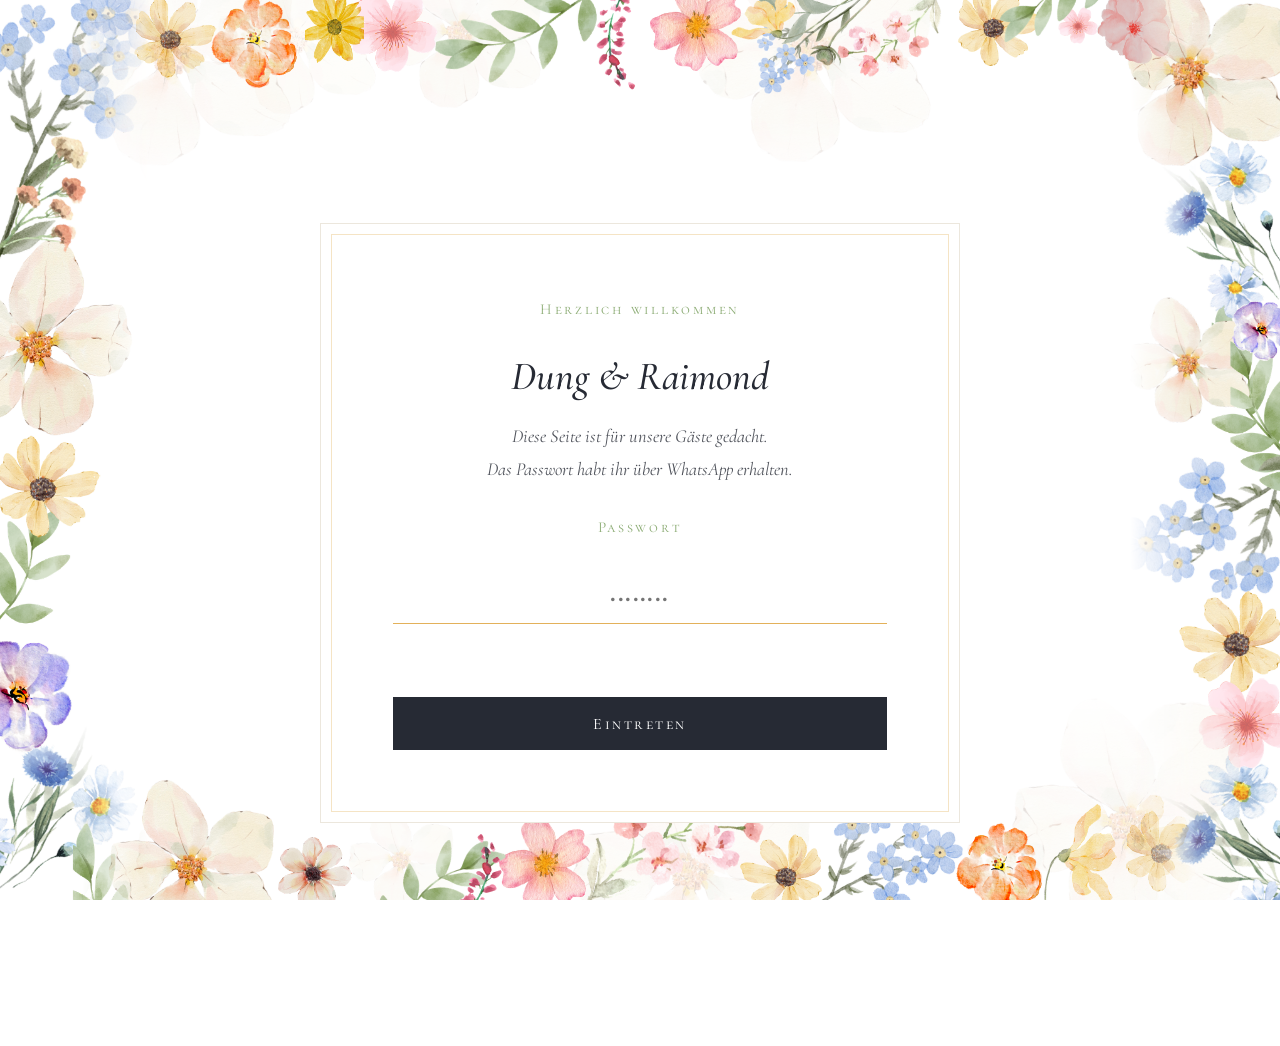
<file: index.html>
<!DOCTYPE html>
<html lang="de">
<head>
  <meta charset="UTF-8">
  <meta name="viewport" content="width=device-width, initial-scale=1.0">
  <title>Dung &amp; Raimond – Unsere Hochzeit</title>
  <meta name="robots" content="noindex, nofollow">
  <link rel="preconnect" href="https://fonts.googleapis.com">
  <link href="https://fonts.googleapis.com/css2?family=Cormorant+Garamond:ital,wght@0,400;0,500;0,600;1,400;1,500;1,600&display=swap" rel="stylesheet">
  <link rel="stylesheet" href="css/style.css">
</head>
<body>
  <img src="img/floral-top.png" alt="" class="floral-band top">
  <img src="img/floral-bottom.png" alt="" class="floral-band bottom">
  <div class="floral-band side left" aria-hidden="true"><img src="img/floral-left.png" alt=""></div>
  <div class="floral-band side right" aria-hidden="true"><img src="img/floral-right.png" alt=""></div>


  <div class="gate">
    <div class="gate-card">
      <span class="eyebrow">Herzlich willkommen</span>
      <h1>Dung &amp; Raimond</h1>
      <p style="opacity:.8;">Diese Seite ist für unsere Gäste gedacht.<br>Das Passwort habt ihr über WhatsApp erhalten.</p>

      <form id="gate-form" class="gate-form" autocomplete="off">
        <label for="gate-password" class="eyebrow" style="text-align:center;">Passwort</label>
        <input
          type="password"
          id="gate-password"
          name="password"
          required
          autofocus
          placeholder="••••••••">
        <p id="gate-error" class="gate-error" role="alert" aria-live="polite"></p>
        <button type="submit" class="btn">Eintreten</button>
      </form>
    </div>
  </div>

  <script src="js/auth.js"></script>
</body>
</html>
</file>
<file: css/style.css>
/* =========================================================
   DESIGN TOKENS
   ========================================================= */
:root {
  --ivory: #FFFFFF;      /* reinweißer Hintergrund */
  --plum: #262A34;       /* Haupttext, dunkles Anthrazit-Navy */
  --sage: #8FAE78;       /* gedämpftes Blumen-Grün */
  --rose: #E7A6AC;       /* zartes Blüten-Rosa */
  --gold: #E3B15A;       /* warmes Sonnenblumen-Gelb/Gold als Akzent */
  --line: #ECE7DD;       /* Haarlinien, sehr helles Beige */

  --font-display: "Cormorant Garamond", "Times New Roman", serif;
  --font-body: "Cormorant Garamond", "EB Garamond", Georgia, serif;

  --space-1: 0.5rem;
  --space-2: 1rem;
  --space-3: 1.75rem;
  --space-4: 3rem;
  --space-5: 5rem;

  --max-width: 1100px;

  --band-h: calc(100vw * 430 / 2555); /* tatsächliche Höhe des oben/unten-Streifens */
  --safe-v: calc(var(--band-h) + 1.25rem); /* + Sicherheitspuffer */
}

@media (prefers-reduced-motion: reduce) {
  *, *::before, *::after {
    animation-duration: 0.01ms !important;
    animation-iteration-count: 1 !important;
    transition-duration: 0.01ms !important;
    scroll-behavior: auto !important;
  }
}

* { box-sizing: border-box; }

html { scroll-behavior: smooth; }

body {
  margin: 0;
  background: var(--ivory);
  color: var(--plum);
  font-family: var(--font-body);
  font-style: italic;
  font-size: 1.2rem;
  line-height: 1.8;
  -webkit-font-smoothing: antialiased;
}

img { max-width: 100%; display: block; }

a {
  color: inherit;
  text-decoration: none;
}

:focus-visible {
  outline: 2px solid var(--gold);
  outline-offset: 3px;
}

h1, h2, h3 {
  font-family: var(--font-display);
  font-weight: 500;
  margin: 0 0 var(--space-2);
  color: var(--plum);
}

h1 { font-size: clamp(2.6rem, 6vw, 4.2rem); font-style: italic; }
h2 { font-size: clamp(1.8rem, 4vw, 2.6rem); }
h3 { font-size: clamp(1.3rem, 3vw, 1.6rem); }

p { margin: 0 0 var(--space-2); }

.eyebrow {
  font-family: var(--font-body);
  font-style: normal;
  font-variant: small-caps;
  letter-spacing: 0.18em;
  font-size: 0.95rem;
  color: var(--sage);
}

/* =========================================================
   ZIER-ELEMENTE: Monogramm & Fleuron-Trenner
   ========================================================= */
.monogram {
  width: 84px;
  height: 84px;
  margin: 0 auto var(--space-3);
  display: block;
}

.divider {
  display: flex;
  align-items: center;
  justify-content: center;
  gap: var(--space-2);
  margin: var(--space-3) auto;
  width: 100%;
  max-width: 260px;
}
.divider::before,
.divider::after {
  content: "";
  flex: 1;
  height: 1px;
  background: var(--gold);
  opacity: 0.55;
}
.divider .diamond {
  width: 7px;
  height: 7px;
  background: var(--gold);
  transform: rotate(45deg);
  flex-shrink: 0;
}

/* =========================================================
   LAYOUT / HEADER / NAV
   ========================================================= */
.page-shell {
  max-width: var(--max-width);
  margin: 0 auto;
  padding: 0 var(--space-3);
}

.site-header {
  display: flex;
  align-items: center;
  justify-content: space-between;
  padding: var(--space-3) 0 var(--space-2);
  max-width: var(--max-width);
  margin: 0 auto;
  padding-left: var(--space-3);
  padding-right: var(--space-3);
  flex-wrap: wrap;
  gap: var(--space-2);
}

.site-logo {
  font-family: var(--font-display);
  font-style: italic;
  font-size: 1.4rem;
  color: var(--plum);
  letter-spacing: 0.02em;
}

.site-nav {
  display: flex;
  gap: var(--space-3);
  flex-wrap: wrap;
  justify-content: flex-end;
}

.site-nav a {
  font-variant: small-caps;
  font-style: normal;
  letter-spacing: 0.14em;
  font-size: 0.95rem;
  padding-bottom: 3px;
  border-bottom: 1px solid transparent;
  transition: border-color 0.25s ease, color 0.25s ease;
}

.site-nav a:hover,
.site-nav a:focus-visible {
  border-color: var(--gold);
  color: var(--gold);
}

.site-nav a[aria-current="page"] {
  border-color: var(--gold);
  color: var(--gold);
}

main { min-height: 60vh; }

.site-footer {
  text-align: center;
  padding: var(--space-4) var(--space-2) var(--space-3);
  font-size: 0.9rem;
  color: var(--sage);
}

/* =========================================================
   LANDING PAGE (home.html)
   ========================================================= */
.hero {
  min-height: 72vh;
  display: flex;
  flex-direction: column;
  align-items: center;
  justify-content: center;
  text-align: center;
  padding: var(--space-4) var(--space-3);
  animation: fade-up 900ms ease both;
}

@keyframes fade-up {
  from { opacity: 0; transform: translateY(14px); }
  to { opacity: 1; transform: translateY(0); }
}

.hero .names {
  margin: var(--space-2) 0;
}

.hero .date {
  font-variant: small-caps;
  font-style: normal;
  letter-spacing: 0.2em;
  font-size: 1.05rem;
  color: var(--plum);
}

.hero .quote {
  max-width: 46ch;
  font-style: italic;
  color: var(--plum);
  opacity: 0.85;
  margin-top: var(--space-3);
}

.countdown {
  display: flex;
  gap: var(--space-4);
  margin-top: var(--space-4);
}

.countdown .unit {
  text-align: center;
}

.countdown .num {
  font-family: var(--font-display);
  font-size: 2.4rem;
  color: var(--gold);
  display: block;
  line-height: 1;
}

.countdown .label {
  font-variant: small-caps;
  font-style: normal;
  letter-spacing: 0.12em;
  font-size: 0.85rem;
  color: var(--sage);
}

/* =========================================================
   PASSWORT-SEITE (index.html)
   ========================================================= */
.gate {
  min-height: 100vh;
  display: flex;
  align-items: center;
  justify-content: center;
  padding: var(--space-3);
}

.gate-card {
  width: 100%;
  max-width: 420px;
  text-align: center;
  padding: var(--space-5) var(--space-4);
  border: 1px solid var(--line);
  position: relative;
  background: var(--ivory);
}

.gate-card::before {
  content: "";
  position: absolute;
  inset: 10px;
  border: 1px solid var(--gold);
  opacity: 0.35;
  pointer-events: none;
}

.gate-card h1 {
  font-size: 1.9rem;
  margin-bottom: var(--space-1);
}

.gate-card .eyebrow { display: block; margin-bottom: var(--space-2); }

.gate-form {
  margin-top: var(--space-3);
  display: flex;
  flex-direction: column;
  gap: var(--space-2);
}

.gate-form input[type="password"] {
  font-family: var(--font-body);
  font-size: 1.05rem;
  text-align: center;
  padding: 0.75rem 1rem;
  border: none;
  border-bottom: 1px solid var(--line);
  background: transparent;
  color: var(--plum);
  letter-spacing: 0.08em;
}

.gate-form input[type="password"]:focus {
  border-bottom-color: var(--gold);
  outline: none;
}

.btn {
  font-family: var(--font-body);
  font-variant: small-caps;
  font-style: normal;
  letter-spacing: 0.16em;
  font-size: 0.95rem;
  background: var(--plum);
  color: var(--ivory);
  border: 1px solid var(--plum);
  padding: 0.85rem 1.5rem;
  cursor: pointer;
  transition: background 0.25s ease, color 0.25s ease;
}

.btn:hover, .btn:focus-visible {
  background: var(--gold);
  border-color: var(--gold);
}

.btn.btn-outline {
  background: transparent;
  color: var(--plum);
}
.btn.btn-outline:hover { color: var(--ivory); }

.gate-error {
  min-height: 1.4em;
  color: #A24C4C;
  font-size: 0.9rem;
  font-variant: small-caps;
  font-style: normal;
  letter-spacing: 0.08em;
}

.gate-error.shake {
  animation: shake 420ms ease;
}
@keyframes shake {
  20%, 60% { transform: translateX(-6px); }
  40%, 80% { transform: translateX(6px); }
}

/* =========================================================
   ALLGEMEINE SEKTIONEN / KARTEN
   ========================================================= */
.section {
  padding: var(--space-5) var(--space-3);
  max-width: var(--max-width);
  margin: 0 auto;
}

.section-intro {
  text-align: center;
  max-width: 60ch;
  margin: 0 auto var(--space-4);
}

.card-grid {
  display: grid;
  grid-template-columns: repeat(auto-fit, minmax(280px, 1fr));
  gap: var(--space-4);
}

.card {
  border: 1px solid var(--line);
  padding: var(--space-3);
}

.card h3 { margin-bottom: var(--space-1); }

.card .meta {
  font-variant: small-caps;
  font-style: normal;
  letter-spacing: 0.1em;
  color: var(--sage);
  font-size: 1.15rem;
  margin-bottom: var(--space-2);
}

.card .map-link {
  display: inline-block;
  margin-top: var(--space-1);
  border-bottom: 1px solid var(--gold);
  font-variant: small-caps;
  font-style: normal;
  letter-spacing: 0.1em;
  font-size: 0.9rem;
}


/* =========================================================
   ABLAUF (zweispaltig: Titel links, Trennlinie, Zeiten rechts)
   ========================================================= */
.schedule {
  display: flex;
  align-items: center;
  gap: var(--space-5);
  max-width: 900px;
  margin: 0 auto;
  min-height: 50vh;
}

.schedule-title {
  flex: 0 0 auto;
}

.schedule-title h1 {
  margin: 0;
  white-space: nowrap;
}

.schedule-divider {
  align-self: stretch;
  width: 1px;
  background: var(--line);
  flex-shrink: 0;
}

.schedule-list {
  display: flex;
  flex-direction: column;
  gap: var(--space-3);
}

.schedule-row {
  display: flex;
  align-items: baseline;
  gap: var(--space-3);
}

.schedule-row .time {
  font-family: var(--font-display);
  font-size: 1.5rem;
  color: var(--plum);
  min-width: 4.5ch;
  text-align: right;
}

.schedule-row .event {
  font-size: 1.25rem;
}

@media (max-width: 700px) {
  .schedule {
    flex-direction: column;
    align-items: flex-start;
    gap: var(--space-3);
    min-height: 0;
  }
  .schedule-divider {
    width: 100%;
    height: 1px;
  }
}

/* =========================================================
   FAQ (Accordion)
   ========================================================= */
.faq-list {
  max-width: 700px;
  margin: 0 auto;
}

.faq-item {
  border-bottom: 1px solid var(--line);
}

.faq-item summary {
  cursor: pointer;
  list-style: none;
  padding: var(--space-2) 0;
  font-family: var(--font-display);
  font-size: 1.25rem;
  display: flex;
  align-items: center;
  justify-content: space-between;
  gap: var(--space-2);
}

.faq-item summary::-webkit-details-marker { display: none; }

.faq-item summary::after {
  content: "+";
  font-size: 1.4rem;
  color: var(--gold);
  flex-shrink: 0;
  transition: transform 0.25s ease;
}

.faq-item[open] summary::after {
  content: "\2013"; /* – */
}

.faq-item .faq-answer {
  padding: 0 0 var(--space-3);
  color: var(--plum);
  opacity: 0.9;
}

/* =========================================================
   RSVP-INFO (reiner Text, kein Formular)
   ========================================================= */
.rsvp-info {
  max-width: 520px;
  margin: 0 auto;
  text-align: center;
}

/* =========================================================
   BLUMEN-RAHMEN (einzelne, unverzerrte Randstreifen aus deinem
   Original-Bild – jeder Streifen skaliert nur in EINE Richtung,
   dadurch keine Verzerrung, egal welche Bildschirmgröße)
   ========================================================= */
.floral-band {
  position: fixed;
  z-index: 0;
  pointer-events: none;
}

.floral-band.top {
  top: 0;
  left: 0;
  width: 100%;
  height: auto;
  -webkit-mask-image: linear-gradient(to bottom, black 55%, transparent 100%);
  mask-image: linear-gradient(to bottom, black 55%, transparent 100%);
}

.floral-band.bottom {
  bottom: 0;
  left: 0;
  width: 100%;
  height: auto;
  -webkit-mask-image: linear-gradient(to top, black 55%, transparent 100%);
  mask-image: linear-gradient(to top, black 55%, transparent 100%);
}

.floral-band.side {
  top: 0;
  height: 100%;
  width: 0;
  display: none;
  overflow: hidden;
}
.floral-band.side.left {
  left: 0;
  -webkit-mask-image: linear-gradient(to right, black 55%, transparent 100%);
  mask-image: linear-gradient(to right, black 55%, transparent 100%);
}
.floral-band.side.right {
  right: 0;
  -webkit-mask-image: linear-gradient(to left, black 55%, transparent 100%);
  mask-image: linear-gradient(to left, black 55%, transparent 100%);
}

.floral-band.side img {
  position: absolute;
  top: 0;
  height: 100%;
  width: auto;
  max-width: none;
  display: block;
}
.floral-band.side.left img { left: 0; }
.floral-band.side.right img { right: 0; }

@media (min-width: 480px) {
  .floral-band.side { display: block; width: 50px; }
}

@media (min-width: 768px) {
  .floral-band.side { width: 90px; }
}

@media (min-width: 1024px) {
  .floral-band.side { width: 150px; }
}

.site-header, main, .site-footer, .gate {
  position: relative;
  z-index: 1;
}

.page-shell, .section, .gate-card { position: relative; }

/* Sicherer Innenabstand: exakt an das Seitenverhältnis der Streifen
   gekoppelt (Streifen sind 2555×430px -> Höhe = 16.83% der Breite),
   plus Sicherheitspuffer. So kann es bei keiner Bildschirmgröße
   zur Überlappung kommen. */
.site-header {
  padding-top: var(--safe-v);
  padding-left: var(--space-3);
  padding-right: var(--space-3);
}

.section {
  padding-left: var(--space-3);
  padding-right: var(--space-3);
  padding-top: var(--space-4);
  padding-bottom: calc(var(--safe-v) + var(--space-3));
}

.hero { padding-left: var(--space-3); padding-right: var(--space-3); }

.site-footer { padding-bottom: var(--safe-v); }

.gate { padding-top: var(--safe-v); padding-bottom: var(--safe-v); padding-left: var(--space-3); padding-right: var(--space-3); }

@media (min-width: 480px) {
  /* Seitenstreifen ab hier 50px breit -> Puffer entsprechend */
  .site-header, .section, .hero, .gate { padding-left: 4.625rem; padding-right: 4.625rem; }
}

@media (min-width: 768px) {
  /* Seitenstreifen ab hier 90px breit -> Puffer entsprechend */
  .site-header, .section, .hero, .gate { padding-left: 7.125rem; padding-right: 7.125rem; }
}

@media (min-width: 1024px) {
  /* Seitenstreifen ab hier 150px breit -> Puffer entsprechend */
  .site-header, .section, .hero, .gate { padding-left: 10.875rem; padding-right: 10.875rem; }
}

/* =========================================================
   RESPONSIVE
   ========================================================= */
@media (max-width: 640px) {
  .site-header { flex-direction: column; align-items: flex-start; }
  .site-nav { justify-content: flex-start; gap: var(--space-2); }
  .countdown { gap: var(--space-2); }
  .countdown .num { font-size: 1.8rem; }
  .schedule-title h1 { white-space: normal; }
}

/* =========================================================
   DESKTOP-ANPASSUNGEN (ab 1024px)
   – größerer Inhaltsbereich
   – Menü fixiert, bleibt beim Scrollen sichtbar,
    liegt direkt unter dem Blumenrand statt darunter verdeckt
   ========================================================= */
@media (min-width: 1024px) {
  :root {
    --max-width: 1320px;
    /* engerer Puffer für den Desktop-Look, Menü rückt näher an die Blumen */
    --safe-v: calc(var(--band-h) + 0.5rem);
    /* eigener, engerer Wert nur für die Menüposition: im mittleren/
       rechten Bereich (wo das Menü sitzt) sind die Blumen deutlich
       kürzer als am äußersten Rand, --safe-v wäre hier zu großzügig */
    --nav-top: calc(100vw * 0.095 + 0.4rem);
  }

  .gate-card {
    max-width: 640px;
    padding: 4.5rem 4.5rem;
  }
  .gate-card h1 { font-size: 2.5rem; }
  .gate-card p { font-size: 1.15rem; }
  .gate-form input[type="password"] { font-size: 1.15rem; padding: 0.85rem 1rem; }
  .btn { font-size: 1rem; padding: 0.95rem 1.75rem; }

  .section-intro { max-width: 68ch; }
  .hero .quote { max-width: 54ch; font-size: 1.2rem; }

  .site-header {
    position: fixed;
    top: var(--nav-top);
    left: 0;
    right: 0;
    z-index: 2;
    padding-top: 0.6rem;
    padding-bottom: 0.6rem;
    background: rgba(255, 255, 255, 0.88);
    backdrop-filter: blur(6px);
    -webkit-backdrop-filter: blur(6px);
  }

  /* main rückt an die Stelle, an der der (jetzt fixierte) Header
     vorher im normalen Fluss stand, plus kompakter Platz für die
     Menüleiste selbst */
  main {
    padding-top: calc(var(--nav-top) + 3.25rem);
  }

  /* Weniger Leerraum vor dem Footer: die große Sicherheits-Reserve
     ist hier nicht nötig, der Footer selbst hält schon Abstand zu
     den unteren Blumen */
  .section { padding-bottom: 2.5rem; }
  .site-footer { padding-top: 1rem; padding-bottom: var(--safe-v); }

  /* etwas kompakter, damit möglichst viel ohne Scrollen passt */
  .hero { min-height: 58vh; }

  /* verhindert das "Überfedern" beim Scrollen über den Rand hinaus,
     damit oben nie Leerraum über dem Menü sichtbar wird */
  html, body { overscroll-behavior-y: none; }
}
/* =========================================================
   BILD ZWISCHEN NAMEN UND DATUM
   ========================================================= */
.couple-image {
  display: block;
  width: 220px;
  height: auto;
  margin: 0.5rem auto 1rem;
}
</file>
